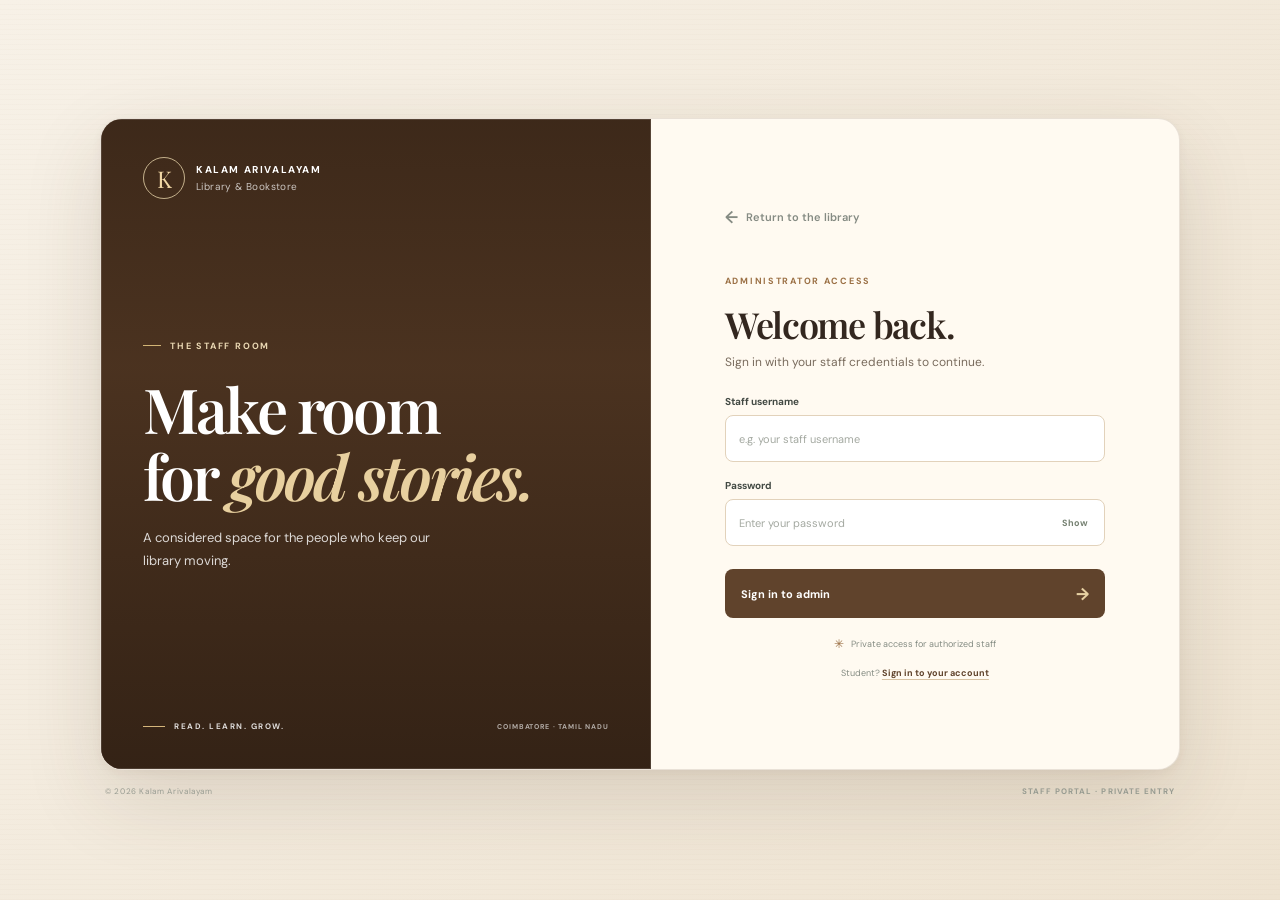
<file: admin-login.html>
<!DOCTYPE html>
<html lang="en">
<head>
  <meta charset="UTF-8">
  <meta name="viewport" content="width=device-width, initial-scale=1.0">
  <meta name="robots" content="noindex, nofollow">
  <meta name="theme-color" content="#f2f1eb">
  <title>Staff Sign In | Kalam Arivalayam</title>
  <link rel="stylesheet" href="css/admin-login.css?v=2">
</head>
<body class="admin-login-page">
  <main class="login-shell">
    <section class="login-story" aria-label="Kalam Arivalayam staff portal">
      <a class="portal-brand" href="index.html" aria-label="Kalam Arivalayam home">
        <span class="brand-mark" aria-hidden="true">K</span>
        <span><strong>KALAM ARIVALAYAM</strong><small>Library &amp; Bookstore</small></span>
      </a>

      <div class="story-copy">
        <span class="story-label"><span aria-hidden="true"></span> THE STAFF ROOM</span>
        <h1>Make room<br>for <em>good stories.</em></h1>
        <p>A considered space for the people who keep our library moving.</p>
      </div>

      <div class="story-caption">
        <span class="caption-rule" aria-hidden="true"></span>
        <span>READ. LEARN. GROW.</span>
        <span class="caption-location">COIMBATORE · TAMIL NADU</span>
      </div>
    </section>

    <section class="login-panel" aria-labelledby="signInTitle">
      <a class="back-link" href="index.html"><span aria-hidden="true">←</span> Return to the library</a>

      <div class="form-heading">
        <span class="form-kicker">ADMINISTRATOR ACCESS</span>
        <h2 id="signInTitle">Welcome back.</h2>
        <p>Sign in with your staff credentials to continue.</p>
      </div>

      <div id="authError" class="login-error" role="alert" aria-live="assertive" hidden></div>

      <form id="adminLoginForm">
        <div class="field-group">
          <label for="adminUsername">Staff username</label>
          <input id="adminUsername" name="username" type="text" autocomplete="username" placeholder="e.g. your staff username" required>
        </div>

        <div class="field-group">
          <label for="adminPassword">Password</label>
          <div class="password-wrap">
            <input id="adminPassword" name="password" type="password" autocomplete="current-password" placeholder="Enter your password" required>
            <button id="toggleAdminPassword" class="password-toggle" type="button" aria-controls="adminPassword" aria-pressed="false">Show</button>
          </div>
        </div>

        <button class="sign-in-button" type="submit">
          <span>Sign in to admin</span>
          <span aria-hidden="true">→</span>
        </button>
      </form>

      <p class="access-note"><span class="access-icon" aria-hidden="true">✳</span> Private access for authorized staff</p>
      <p class="account-switch">Student? <a href="login.html">Sign in to your account</a></p>
    </section>
  </main>
  <footer class="page-note">
    <span>© 2026 Kalam Arivalayam</span>
    <span>STAFF PORTAL <span aria-hidden="true">·</span> PRIVATE ENTRY</span>
  </footer>

  <script src="js/storage.js"></script>
  <script src="js/auth.js"></script>
  <script src="js/site.js?v=9"></script>
</body>
</html>
</file>
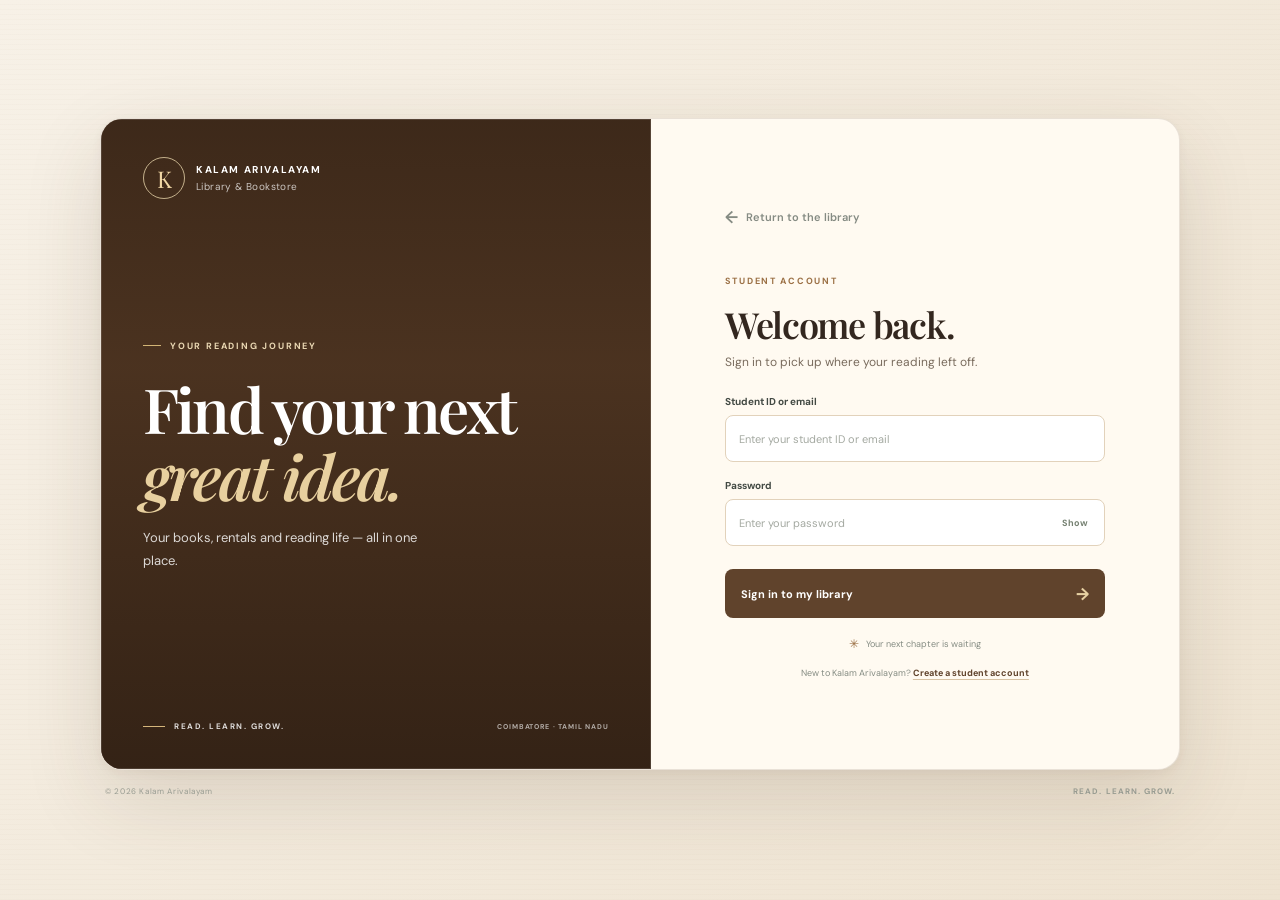
<file: login.html>
<!DOCTYPE html>
<html lang="en">
<head>
  <meta charset="UTF-8">
  <meta name="viewport" content="width=device-width, initial-scale=1.0">
  <meta name="theme-color" content="#f2f1eb">
  <title>Student Sign In | Kalam Arivalayam</title>
  <link rel="stylesheet" href="css/admin-login.css?v=2">
</head>
<body class="admin-login-page student-login-page">
  <main class="login-shell">
    <section class="login-story" aria-label="Kalam Arivalayam student library">
      <a class="portal-brand" href="index.html" aria-label="Kalam Arivalayam home">
        <span class="brand-mark" aria-hidden="true">K</span>
        <span><strong>KALAM ARIVALAYAM</strong><small>Library &amp; Bookstore</small></span>
      </a>

      <div class="story-copy">
        <span class="story-label"><span aria-hidden="true"></span> YOUR READING JOURNEY</span>
        <h1>Find your next<br><em>great idea.</em></h1>
        <p>Your books, rentals and reading life — all in one place.</p>
      </div>

      <div class="story-caption">
        <span class="caption-rule" aria-hidden="true"></span>
        <span>READ. LEARN. GROW.</span>
        <span class="caption-location">COIMBATORE · TAMIL NADU</span>
      </div>
    </section>

    <section class="login-panel" aria-labelledby="signInTitle">
      <a class="back-link" href="index.html"><span aria-hidden="true">←</span> Return to the library</a>

      <div class="form-heading">
        <span class="form-kicker">STUDENT ACCOUNT</span>
        <h2 id="signInTitle">Welcome back.</h2>
        <p>Sign in to pick up where your reading left off.</p>
      </div>

      <div id="authError" class="login-error" role="alert" aria-live="assertive" hidden></div>

      <form id="loginForm">
        <div class="field-group">
          <label for="loginId">Student ID or email</label>
          <input id="loginId" name="username" type="text" autocomplete="username" placeholder="Enter your student ID or email" required>
        </div>

        <div class="field-group">
          <label for="loginPassword">Password</label>
          <div class="password-wrap">
            <input id="loginPassword" name="password" type="password" autocomplete="current-password" placeholder="Enter your password" required>
            <button id="toggleStudentPassword" class="password-toggle" type="button" aria-controls="loginPassword" aria-pressed="false">Show</button>
          </div>
        </div>

        <button class="sign-in-button" type="submit">
          <span>Sign in to my library</span>
          <span aria-hidden="true">→</span>
        </button>
      </form>

      <p class="access-note"><span class="access-icon" aria-hidden="true">✳</span> Your next chapter is waiting</p>
      <p class="account-switch">New to Kalam Arivalayam? <a href="register.html">Create a student account</a></p>
    </section>
  </main>
  <footer class="page-note">
    <span>© 2026 Kalam Arivalayam</span>
    <span>READ. LEARN. GROW.</span>
  </footer>

  <script src="js/storage.js"></script>
  <script src="js/auth.js"></script>
  <script src="js/site.js?v=9"></script>
</body>
</html>
</file>
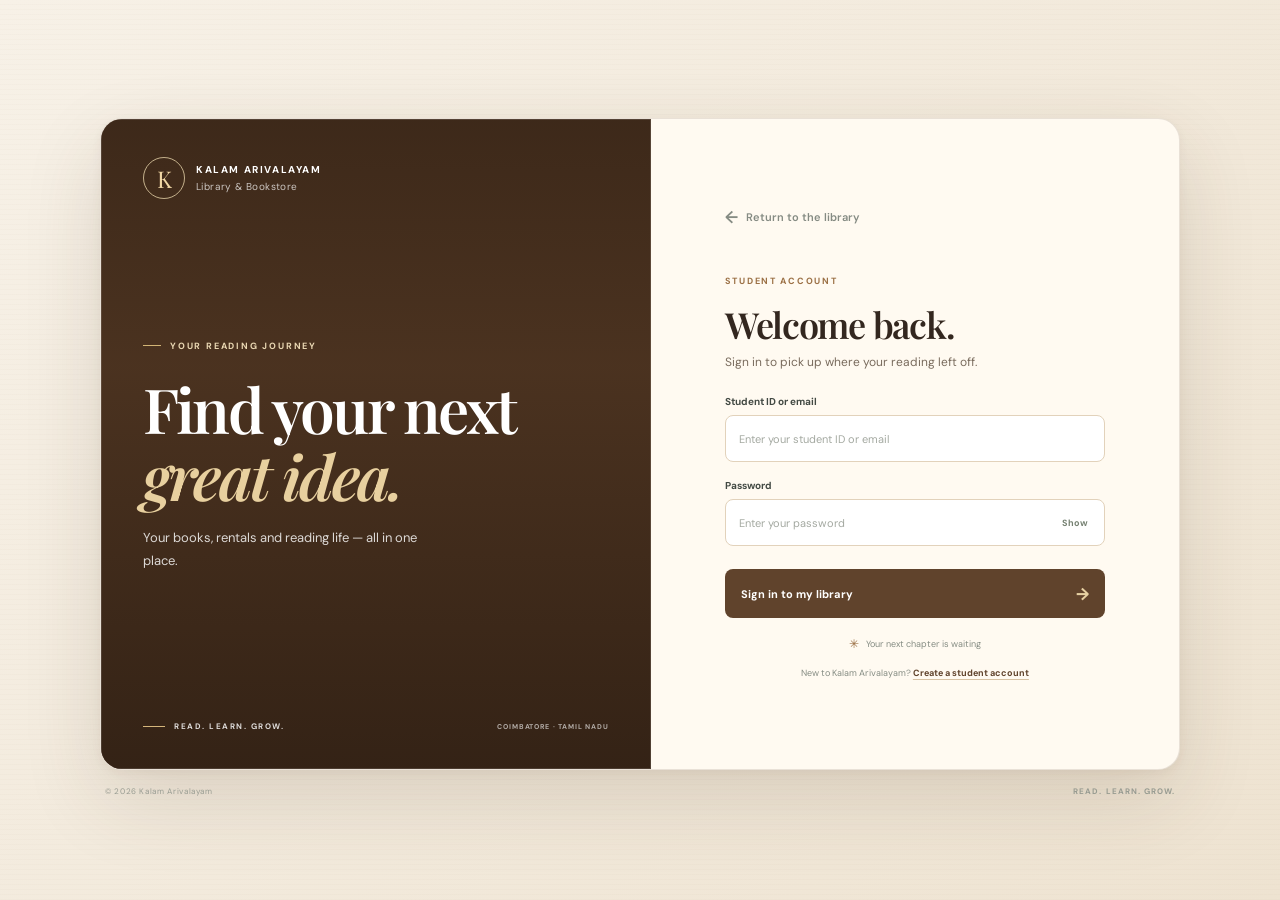
<file: my-books.html>
<!DOCTYPE html>
<html lang="en">
<head>
  <meta charset="UTF-8"><meta name="viewport" content="width=device-width, initial-scale=1.0">
  <title>My Books | Kalam Arivalayam</title>
  <link rel="stylesheet" href="css/style.css?v=7">
  <link rel="stylesheet" href="css/responsive.css">
</head>
<body>
  <header class="topbar"><div class="container nav-wrap"><a href="index.html" class="brand"><img src="https://images.unsplash.com/photo-1522202176988-66273c2fd55f?auto=format&fit=crop&w=200&q=80" class="brand-logo" alt="Logo"><div><span class="brand-name">KALAM ARIVALAYAM</span><small>Read. Learn. Grow.</small></div></a><nav class="main-nav"><a href="index.html" class="nav-link">Home</a><a href="books.html" class="nav-link">Books</a><a href="rent.html" class="nav-link">Rent a Book</a><a href="sale.html" class="nav-link">Buy Books</a><a href="my-books.html" class="nav-link active">My Books</a></nav><div class="nav-actions"><div class="search-box"><input type="text" placeholder="Search books..."><button class="search-btn">Search</button></div></div></div></header>
  <section class="page-banner"><div class="container"><h1>My Books</h1><p>Track rented books, deadlines, and return status.</p></div></section>
  <main class="section"><div class="container"><div class="panel"><div class="table-wrap"><table><thead><tr><th>Book Name</th><th>Rental ID</th><th>Rental Date</th><th>Due Date</th><th>Days Remaining</th><th>Status</th><th>Action</th></tr></thead><tbody id="myBooksTable"></tbody></table></div></div></div></main>
  <footer class="site-footer"><div class="container footer-grid"><div><h3>KALAM ARIVALAYAM</h3><p>Read. Learn. Grow.</p></div><div><h4>Quick Links</h4><ul><li><a href="books.html">Books</a></li><li><a href="rent.html">Rent</a></li><li><a href="sale.html">Buy</a></li><li><a href="my-books.html">My Books</a></li></ul></div><div><h4>Contact</h4><ul><li>Email: library@kalam.edu</li><li>Phone: +91 98765 43210</li><li>Coimbatore, Tamil Nadu</li></ul></div></div><div class="copyright">© 2026 Kalam Arivalayam. All Rights Reserved.</div></footer>
  <script src="js/storage.js"></script>
  <script src="js/rental.js"></script>
  <script src="js/site.js?v=9"></script>
</body>
</html>
</file>
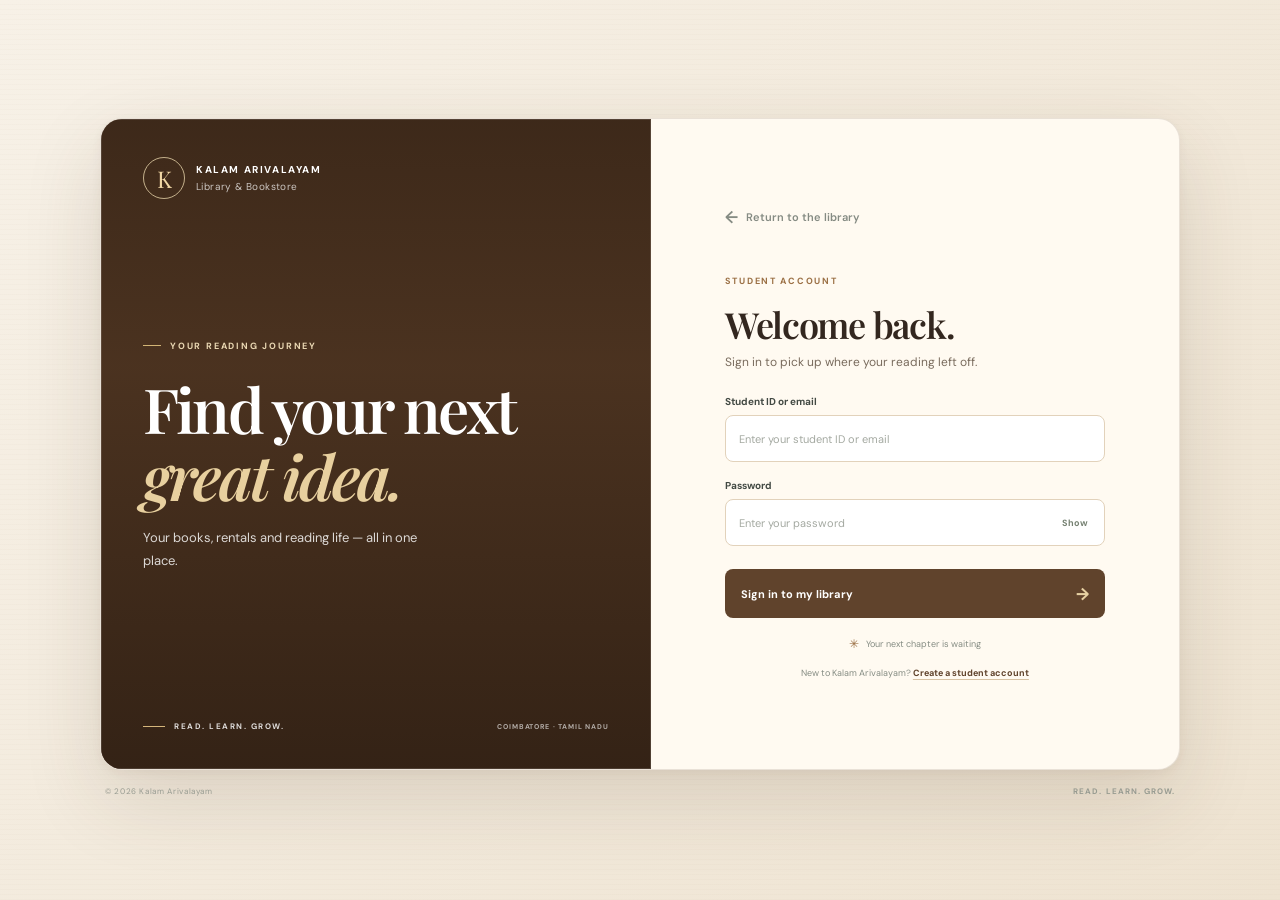
<file: my-orders.html>
<!DOCTYPE html>
<html lang="en">
<head>
  <meta charset="UTF-8"><meta name="viewport" content="width=device-width, initial-scale=1.0">
  <title>My Orders | Kalam Arivalayam</title>
  <link rel="stylesheet" href="css/style.css?v=7">
  <link rel="stylesheet" href="css/responsive.css">
</head>
<body>
  <header class="topbar"><div class="container nav-wrap"><a href="index.html" class="brand"><img src="https://images.unsplash.com/photo-1522202176988-66273c2fd55f?auto=format&fit=crop&w=200&q=80" class="brand-logo" alt="Logo"><div><span class="brand-name">KALAM ARIVALAYAM</span><small>Read. Learn. Grow.</small></div></a><nav class="main-nav"><a href="index.html" class="nav-link">Home</a><a href="books.html" class="nav-link">Books</a><a href="rent.html" class="nav-link">Rent a Book</a><a href="sale.html" class="nav-link">Buy Books</a><a href="my-books.html" class="nav-link">My Books</a></nav><div class="nav-actions"><div class="search-box"><input type="text" placeholder="Search books..."><button class="search-btn">Search</button></div></div></div></header>
  <section class="page-banner"><div class="container"><h1>My Orders</h1><p>View your purchase and payment records in one place.</p></div></section>
  <main class="section"><div class="container"><div class="panel"><table><thead><tr><th>Order ID</th><th>Date</th><th>Books</th><th>Quantity</th><th>Amount</th><th>Payment Status</th><th>Order Status</th></tr></thead><tbody id="ordersTable"></tbody></table></div></div></main>
  <footer class="site-footer"><div class="container footer-grid"><div><h3>KALAM ARIVALAYAM</h3><p>Read. Learn. Grow.</p></div><div><h4>Quick Links</h4><ul><li><a href="books.html">Books</a></li><li><a href="rent.html">Rent</a></li><li><a href="sale.html">Buy</a></li><li><a href="my-books.html">My Books</a></li></ul></div><div><h4>Contact</h4><ul><li>Email: library@kalam.edu</li><li>Phone: +91 98765 43210</li><li>Coimbatore, Tamil Nadu</li></ul></div></div><div class="copyright">© 2026 Kalam Arivalayam. All Rights Reserved.</div></footer>
  <script src="js/storage.js"></script>
  <script>
    document.addEventListener('DOMContentLoaded', function () {
      if (!window.KALAM.requireStudentLogin()) return;

      const currentUser = window.KALAM.getCurrentUser();
      const orders = window.KALAM.readStorage(STORAGE_KEYS.orders, []);
      const tbody = document.getElementById('ordersTable');
      tbody.innerHTML = orders.filter(function (order) {
        return order.studentId === currentUser.id;
      }).map(function (order) {
        return '<tr><td>' + order.id + '</td><td>' + order.date + '</td><td>' + order.books + '</td><td>' + (order.quantity || 1) + '</td><td>₹' + order.amount + '</td><td>' + order.paymentStatus + '</td><td>' + order.orderStatus + '</td></tr>';
      }).join('');
    });
  </script>
  <script src="js/site.js?v=9"></script>
</body>
</html>
</file>
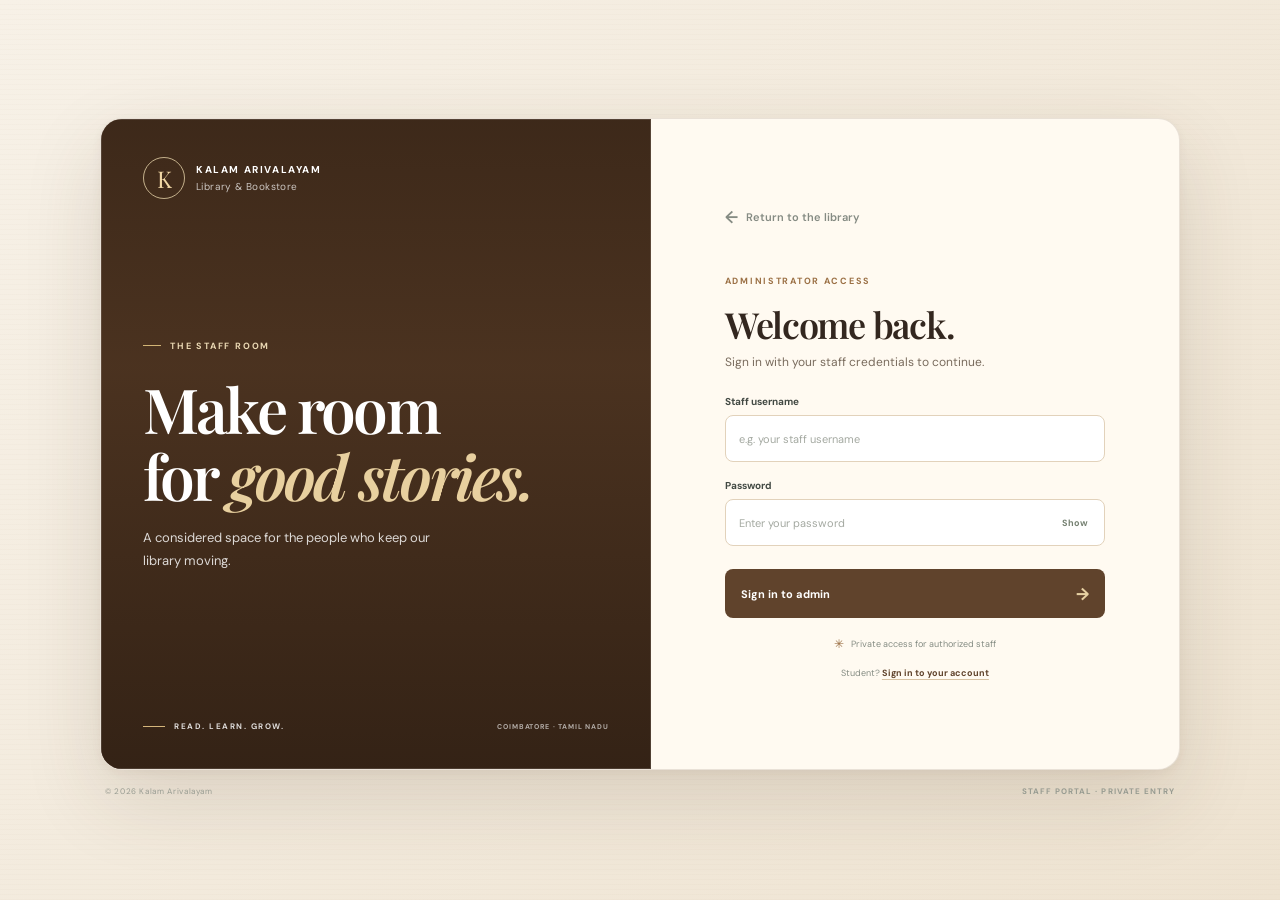
<file: rental-admin.html>
<!DOCTYPE html>
<html lang="en">
<head>
  <meta charset="UTF-8"><meta name="viewport" content="width=device-width, initial-scale=1.0">
  <title>Rental Admin | Kalam Arivalayam</title>
  <link rel="stylesheet" href="css/style.css?v=7"><link rel="stylesheet" href="css/admin.css"><link rel="stylesheet" href="css/responsive.css">
</head>
<body>
  <main class="section admin-shell"><div class="container"><div class="admin-topbar"><h2>Rental Administration</h2><div class="admin-actions"><a class="btn-secondary" href="sale-admin.html">Sales dashboard</a><a class="btn-secondary" href="index.html">Home</a><button class="btn-ghost" id="logoutAdminBtn">Logout</button></div></div><div class="dashboard-stats" id="rentalStats"></div><div class="admin-layout"><aside class="admin-sidebar"><h3>Manage</h3><a class="active" href="#">Rental Books</a><a href="#">Records</a><a href="#">Overdue</a><a href="#">Returned</a></aside><div class="content"><div class="panel"><h3>Add / Edit Rental Book</h3><form id="rentalBookForm"><div class="form-grid"><div class="form-group"><label>Book ID</label><input id="rentalBookId" required></div><div class="form-group"><label>Book Name</label><input id="rentalBookName" required></div><div class="form-group"><label>Author</label><input id="rentalBookAuthor" required></div><div class="form-group"><label>ISBN</label><input id="rentalBookIsbn"></div><div class="form-group"><label>Category</label><select id="rentalBookCategory"><option>Computer Science</option><option>Artificial Intelligence</option><option>Programming</option><option>Web Technology</option><option>Database</option><option>Networking</option><option>Mathematics</option></select></div><div class="form-group full"><label>Description</label><textarea id="rentalBookDescription" rows="3"></textarea></div><div class="form-group"><label>Rental Price</label><input id="rentalBookPrice" type="number" required></div><div class="form-group"><label>Security Deposit</label><input id="rentalSecurityDeposit" type="number" required></div><div class="form-group"><label>Total Copies</label><input id="rentalTotalCopies" type="number" required></div><div class="form-group"><label>Available Copies</label><input id="rentalAvailableCopies" type="number" required></div><div class="form-group full"><label>Book Image</label><input id="rentalBookImage" type="url" /></div></div><div class="form-actions"><button class="btn-primary" type="submit">Save Book</button><button class="btn-secondary" type="reset">Clear</button></div></form></div><div class="panel" style="margin-top:24px;"><h3>Manage Rental Books</h3><table><thead><tr><th>Book ID</th><th>Book Name</th><th>Author</th><th>Category</th><th>Rental Price</th><th>Total Copies</th><th>Available</th><th>Status</th><th>Actions</th></tr></thead><tbody id="rentalBooksTable"></tbody></table></div><div class="panel" style="margin-top:24px;"><h3>Rental Records</h3><table><thead><tr><th>Rental ID</th><th>Student</th><th>Student ID</th><th>Book</th><th>Rental Date</th><th>Due Date</th><th>Return Date</th><th>Fine</th><th>Status</th></tr></thead><tbody id="rentalRecordsTable"></tbody></table></div></div></div></div></div></main>
  <script src="js/storage.js"></script>
  <script src="js/admin-rental.js"></script>
  <script src="js/site.js?v=9"></script>
</body>
</html>
</file>
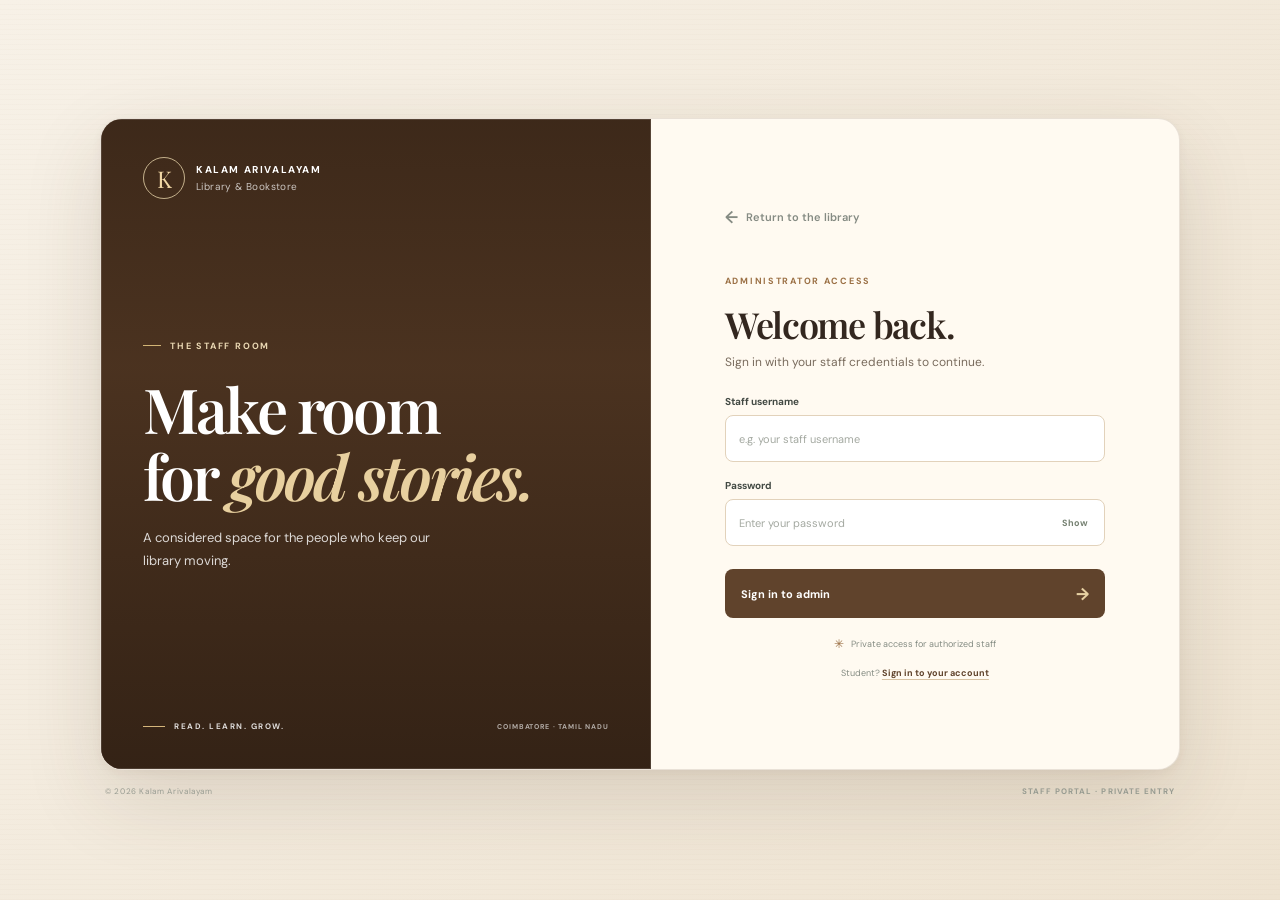
<file: sale-admin.html>
<!DOCTYPE html>
<html lang="en">
<head>
  <meta charset="UTF-8"><meta name="viewport" content="width=device-width, initial-scale=1.0">
  <title>Sales Admin | Kalam Arivalayam</title>
  <link rel="stylesheet" href="css/style.css?v=7"><link rel="stylesheet" href="css/admin.css"><link rel="stylesheet" href="css/responsive.css">
</head>
<body>
  <main class="section admin-shell"><div class="container"><div class="admin-topbar"><h2>Sales Administration</h2><div class="admin-actions"><a class="btn-secondary" href="rental-admin.html">Rental dashboard</a><a class="btn-secondary" href="index.html">Home</a><button class="btn-ghost" id="logoutAdminBtn">Logout</button></div></div><div class="dashboard-stats" id="saleStats"></div><div class="admin-layout"><aside class="admin-sidebar"><h3>Manage</h3><a class="active" href="#">Sale Books</a><a href="#">Orders</a><a href="#">Stock</a><a href="#">Customers</a></aside><div class="content"><div class="panel"><h3>Add / Edit Sale Book</h3><form id="saleBookForm"><div class="form-grid"><div class="form-group"><label>Book ID</label><input id="saleBookId" required></div><div class="form-group"><label>Book Name</label><input id="saleBookName" required></div><div class="form-group"><label>Author</label><input id="saleBookAuthor" required></div><div class="form-group"><label>ISBN</label><input id="saleBookIsbn"></div><div class="form-group"><label>Category</label><select id="saleBookCategory"><option>Computer Science</option><option>Artificial Intelligence</option><option>Programming</option><option>Database</option><option>Networking</option><option>Business</option></select></div><div class="form-group full"><label>Description</label><textarea id="saleBookDescription" rows="3"></textarea></div><div class="form-group"><label>Original Price</label><input id="saleBookPrice" type="number" required></div><div class="form-group"><label>Discount %</label><input id="saleBookDiscount" type="number" value="0"></div><div class="form-group"><label>Stock</label><input id="saleBookStock" type="number" required></div><div class="form-group full"><label>Book Image</label><input id="saleBookImage" type="url" /></div></div><div class="form-actions"><button class="btn-primary" type="submit">Save Book</button><button class="btn-secondary" type="reset">Clear</button></div></form></div><div class="panel" style="margin-top:24px;"><h3>Manage Sale Books</h3><table><thead><tr><th>Book ID</th><th>Book</th><th>Author</th><th>Category</th><th>Price</th><th>Discount</th><th>Stock</th><th>Sales</th><th>Status</th><th>Actions</th></tr></thead><tbody id="saleBooksTable"></tbody></table></div><div class="panel" style="margin-top:24px;"><h3>Orders</h3><table><thead><tr><th>Order ID</th><th>Books</th><th>Amount</th><th>Payment Status</th><th>Order Status</th><th>Date</th><th>Action</th></tr></thead><tbody id="saleOrdersTable"></tbody></table></div></div></div></div></div></main>
  <script src="js/storage.js"></script>
  <script src="js/admin-sale.js"></script>
  <script src="js/site.js?v=9"></script>
</body>
</html>
</file>
<file: css/admin-login.css>
@import url('https://fonts.googleapis.com/css2?family=DM+Sans:wght@400;500;600;700&family=Playfair+Display:ital,wght@0,600;0,700;1,600&display=swap');

:root {
  color-scheme: light;
  --ink: #33271f;
  --muted: #796b5d;
  --line: #e2d2bb;
  --olive: #9b7045;
  --olive-dark: #60432c;
  --paper: #fffaf1;
}

* { box-sizing: border-box; }
html, body { min-height: 100%; }

body.admin-login-page {
  display: flex;
  min-height: 100vh;
  min-height: 100svh;
  flex-direction: column;
  align-items: center;
  justify-content: center;
  margin: 0;
  padding: 38px 28px 24px;
  background:
    repeating-linear-gradient(0deg, rgba(119, 82, 45, .018) 0, rgba(119, 82, 45, .018) 1px, transparent 1px, transparent 5px),
    linear-gradient(135deg, #f7f1e7, #eee3d1);
  color: var(--ink);
  font-family: 'DM Sans', Arial, sans-serif;
  -webkit-font-smoothing: antialiased;
}

.login-shell {
  display: grid;
  width: min(1080px, 100%);
  min-height: 650px;
  grid-template-columns: 1.02fr .98fr;
  overflow: hidden;
  border: 1px solid rgba(74, 47, 28, .12);
  border-radius: 22px;
  background: var(--paper);
  box-shadow: 0 30px 80px rgba(74, 47, 28, .14), 0 3px 10px rgba(74, 47, 28, .05);
}

.login-story {
  position: relative;
  display: flex;
  min-height: 650px;
  flex-direction: column;
  justify-content: space-between;
  overflow: hidden;
  padding: 38px 42px;
  background-color: #503622;
  background-image:
    linear-gradient(180deg, rgba(44, 29, 18, .52) 0%, rgba(44, 29, 18, .15) 38%, rgba(44, 29, 18, .78) 100%),
    url('https://images.unsplash.com/photo-1507842217343-583bb7270b66?auto=format&fit=crop&w=1200&q=85');
  background-position: center;
  background-size: cover;
  color: #fff;
}

.login-story::after {
  position: absolute;
  inset: 0;
  border: 1px solid rgba(255, 255, 255, .12);
  content: "";
  pointer-events: none;
}

.portal-brand {
  z-index: 1;
  display: inline-flex;
  align-items: center;
  align-self: flex-start;
  gap: 11px;
  color: #fff;
  text-decoration: none;
}

.brand-mark {
  display: grid;
  width: 42px;
  height: 42px;
  place-items: center;
  border: 1px solid rgba(239, 220, 176, .75);
  border-radius: 50%;
  color: #f0d7a5;
  font-family: 'Playfair Display', Georgia, serif;
  font-size: 23px;
}

.portal-brand strong,
.portal-brand small { display: block; }
.portal-brand strong { font-size: 10px; letter-spacing: .16em; }
.portal-brand small { margin-top: 4px; color: rgba(255, 255, 255, .73); font-size: 10px; letter-spacing: .04em; }

.story-copy { z-index: 1; max-width: 400px; margin: auto 0; padding: 54px 0 62px; }
.story-label { display: flex; align-items: center; gap: 9px; color: #ead8b3; font-size: 9px; font-weight: 700; letter-spacing: .2em; }
.story-label span { width: 18px; height: 1px; background: #d3b576; }

.story-copy h1 {
  margin: 24px 0 16px;
  font-family: 'Playfair Display', Georgia, serif;
  font-size: clamp(43px, 5vw, 62px);
  font-weight: 600;
  letter-spacing: -.045em;
  line-height: 1.08;
}

.story-copy h1 em { color: #e8d09f; font-weight: 600; }
.story-copy p { max-width: 300px; margin: 0; color: rgba(255, 255, 255, .82); font-size: 13px; line-height: 1.8; }
.story-caption { z-index: 1; display: flex; align-items: center; gap: 9px; color: rgba(255, 255, 255, .84); font-size: 8px; font-weight: 700; letter-spacing: .19em; }
.caption-rule { width: 22px; height: 1px; background: #d5b67b; }
.caption-location { margin-left: auto; color: rgba(255, 255, 255, .62); font-size: 7px; letter-spacing: .12em; }

.login-panel {
  display: flex;
  flex-direction: column;
  justify-content: center;
  padding: 52px clamp(42px, 6vw, 74px);
}

.back-link {
  display: inline-flex;
  align-items: center;
  align-self: flex-start;
  gap: 8px;
  margin-bottom: 40px;
  color: #858b83;
  font-size: 11px;
  font-weight: 600;
  text-decoration: none;
  transition: color .18s ease;
}

.back-link:hover { color: var(--olive-dark); }
.back-link span { font-size: 17px; }
.form-kicker { color: var(--olive); font-size: 9px; font-weight: 700; letter-spacing: .19em; }
.form-heading h2 { margin: 11px 0 6px; font-family: 'Playfair Display', Georgia, serif; font-size: 36px; font-weight: 600; letter-spacing: -.035em; }
.form-heading p { margin: 0 0 25px; color: var(--muted); font-size: 12px; }

.workspace-picker { min-width: 0; margin: 0 0 22px; padding: 0; border: 0; }
.workspace-picker legend { margin-bottom: 10px; color: #424943; font-size: 10px; font-weight: 700; }
.workspace-option {
  position: relative;
  display: flex;
  min-height: 67px;
  align-items: center;
  gap: 12px;
  margin-bottom: 8px;
  padding: 10px 12px;
  border: 1px solid var(--line);
  border-radius: 9px;
  background: #fff;
  cursor: pointer;
  transition: border-color .18s ease, background .18s ease, box-shadow .18s ease;
}

.workspace-option:hover { border-color: #b4beaa; }
.workspace-option:has(input:checked) { border-color: #a7794d; background: #fbf4e9; box-shadow: 0 0 0 1px rgba(129, 85, 54, .08); }
.workspace-option input { position: absolute; width: 1px; height: 1px; opacity: 0; }
.workspace-option:has(input:focus-visible) { outline: 3px solid rgba(129, 85, 54, .28); outline-offset: 2px; }

.workspace-icon {
  display: grid;
  width: 39px;
  height: 39px;
  flex: 0 0 auto;
  place-items: center;
  border-radius: 8px;
  background: #f1e4d2;
  color: #805b36;
}

.workspace-icon svg { width: 19px; height: 19px; fill: none; stroke: currentColor; stroke-linecap: round; stroke-linejoin: round; stroke-width: 1.5; }
.workspace-copy { min-width: 0; flex: 1; }
.workspace-copy strong, .workspace-copy small { display: block; }
.workspace-copy strong { color: #333b35; font-size: 10px; font-weight: 700; }
.workspace-copy small { margin-top: 3px; color: #858c83; font-size: 9px; }

.selection-mark {
  width: 15px;
  height: 15px;
  flex: 0 0 auto;
  border: 1px solid #c6cbc2;
  border-radius: 50%;
}

.workspace-option:has(input:checked) .selection-mark { border: 4px solid var(--olive); background: #fffaf1; }

.field-group { margin-bottom: 17px; }
.field-group label { display: block; margin-bottom: 7px; color: #424943; font-size: 10px; font-weight: 700; }
.field-group input {
  width: 100%;
  height: 47px;
  padding: 0 13px;
  border: 1px solid var(--line);
  border-radius: 8px;
  outline: none;
  background: #fff;
  color: var(--ink);
  font: inherit;
  font-size: 11px;
  transition: border-color .18s ease, box-shadow .18s ease;
}

.field-group input::placeholder { color: #a4a9a1; }
.field-group input:focus { border-color: #a7794d; box-shadow: 0 0 0 3px rgba(129, 85, 54, .12); }
.password-wrap { position: relative; }
.password-wrap input { padding-right: 62px; }

.password-toggle {
  position: absolute;
  top: 50%;
  right: 12px;
  padding: 5px;
  border: 0;
  background: transparent;
  color: #758071;
  cursor: pointer;
  font: inherit;
  font-size: 9px;
  font-weight: 700;
  transform: translateY(-50%);
}

.password-toggle:hover { color: var(--olive-dark); }
.password-toggle:focus-visible, .sign-in-button:focus-visible, .back-link:focus-visible { outline: 3px solid rgba(129, 85, 54, .4); outline-offset: 3px; }

.sign-in-button {
  display: flex;
  width: 100%;
  height: 49px;
  align-items: center;
  justify-content: space-between;
  margin-top: 23px;
  padding: 0 16px;
  border: 0;
  border-radius: 8px;
  background: var(--olive-dark);
  color: #fff;
  cursor: pointer;
  font: inherit;
  font-size: 11px;
  font-weight: 700;
  transition: background .18s ease, transform .18s ease;
}

.sign-in-button:hover { background: #49301f; transform: translateY(-1px); }
.sign-in-button span:last-child { color: #e7d1a3; font-size: 17px; }
.login-error { margin: -10px 0 16px; padding: 10px 12px; border: 1px solid #efc8c2; border-radius: 7px; background: #fff4f2; color: #963e35; font-size: 11px; }
.access-note { display: flex; align-items: center; justify-content: center; gap: 7px; margin: 18px 0 0; color: #858c83; font-size: 9px; }
.access-icon { color: #9b7045; font-size: 12px; }
.account-switch { margin: 14px 0 0; color: #858c83; text-align: center; font-size: 9px; line-height: 1.7; }
.account-switch a { color: var(--olive-dark); font-weight: 700; text-decoration: underline; text-decoration-color: #d7c2a3; text-underline-offset: 3px; }
.account-switch a:hover { text-decoration-color: currentColor; }

.page-note { display: flex; width: min(1080px, 100%); justify-content: space-between; gap: 14px; padding: 16px 5px 0; color: #979b91; font-size: 8px; letter-spacing: .08em; }
.page-note > span:last-child { font-weight: 700; letter-spacing: .13em; }

@media (max-width: 840px) {
  body.admin-login-page { padding: 26px 20px 18px; }
  .login-shell { min-height: 610px; }
  .login-story { min-height: 610px; padding: 30px; }
  .story-copy h1 { font-size: clamp(38px, 5vw, 50px); }
  .caption-location { display: none; }
  .login-panel { padding: 38px clamp(28px, 5vw, 46px); }
  .back-link { margin-bottom: 30px; }
}

@media (max-width: 640px) {
  body.admin-login-page { justify-content: flex-start; padding: 16px; }
  .login-shell { display: block; min-height: auto; border-radius: 17px; }
  .login-story { min-height: 240px; padding: 20px 22px; background-position: center 44%; }
  .brand-mark { width: 37px; height: 37px; font-size: 20px; }
  .portal-brand strong { font-size: 9px; }
  .story-copy { margin: auto 0 0; padding: 28px 0 0; }
  .story-copy h1 { margin: 12px 0 8px; font-size: clamp(32px, 9vw, 42px); }
  .story-copy p { max-width: 280px; font-size: 11px; }
  .story-caption { display: none; }
  .login-panel { padding: 23px 23px 27px; }
  .back-link { margin-bottom: 27px; }
  .form-heading h2 { font-size: 31px; }
  .form-heading p { margin-bottom: 20px; }
  .page-note { padding: 13px 2px 0; font-size: 7px; }
}

@media (max-width: 360px) {
  body.admin-login-page { padding: 10px; }
  .login-panel { padding-right: 17px; padding-left: 17px; }
  .workspace-option { gap: 9px; padding-right: 9px; padding-left: 9px; }
}

@media (prefers-reduced-motion: reduce) {
  *, *::before, *::after { scroll-behavior: auto !important; transition-duration: .01ms !important; }
}
</file>
<file: css/style.css>
:root {
  --navy: #0f2347;
  --blue: #1f4e79;
  --sky: #eaf3ff;
  --light: #f7f9fc;
  --white: #ffffff;
  --text: #1c2434;
  --muted: #58657b;
  --gold: #c49b4a;
  --green: #1e8d5f;
  --orange: #df981d;
  --red: #d44141;
  --gray: #71809a;
  --border: #e8edf3;
  --shadow: 0 12px 28px rgba(15, 35, 71, 0.08);
}
* { box-sizing: border-box; }
html { scroll-behavior: smooth; }
body {
  margin: 0; font-family: Arial, Helvetica, sans-serif; background: var(--light); color: var(--text); line-height: 1.6;
}
a { text-decoration: none; color: inherit; }
img { max-width: 100%; display: block; }
button, input, select, textarea { font: inherit; }
.container { width: min(1180px, calc(100% - 32px)); margin: auto; }
.section { padding: 72px 0; }
.topbar { position: sticky; top: 0; z-index: 20; background: rgba(255,255,255,0.96); backdrop-filter: blur(8px); border-bottom: 1px solid var(--border); transition: transform .25s ease; }
.topbar.is-hidden { transform: translateY(-100%); }
.topbar.is-hidden:focus-within { transform: translateY(0); }
.nav-wrap { display: flex; align-items: center; justify-content: space-between; gap: 20px; padding: 14px 0; }
.brand { display: flex; align-items: center; gap: 12px; color: var(--navy); }
.brand-logo { width: 52px; height: 52px; border-radius: 12px; object-fit: cover; }
.brand-name { display: block; font-size: 1.2rem; font-weight: 800; letter-spacing: 0.04em; }
.brand small { display: block; color: var(--muted); }
.main-nav { display: flex; align-items: center; flex-wrap: wrap; gap: 18px; }
.nav-link { color: var(--navy); font-weight: 600; padding: 8px 10px; border-radius: 10px; }
.nav-link.active, .nav-link:hover { background: var(--sky); }
.nav-actions { display: flex; align-items: center; gap: 14px; }
.search-box { display: flex; align-items: center; background: #f3f7fd; border: 1px solid var(--border); border-radius: 12px; overflow: hidden; }
.search-box input { border: none; background: transparent; padding: 10px 12px; min-width: 180px; }
.search-btn, .btn-primary, .btn-secondary, .btn-ghost, .btn-danger {
  border: none; border-radius: 10px; padding: 11px 18px; font-weight: 700; cursor: pointer; transition: all 0.2s ease;
}
.search-btn, .btn-primary { background: var(--navy); color: var(--white); }
.btn-secondary { background: var(--sky); color: var(--navy); }
.btn-ghost { background: #edf4ff; color: var(--navy); }
.btn-danger { background: #ffe8e8; color: var(--red); }
.hero { background: linear-gradient(135deg, #edf5ff 0%, #f5f8fd 100%); padding: 54px 0 30px; }
.hero-grid { display: grid; grid-template-columns: 1.1fr .9fr; align-items: center; gap: 30px; }
.hero-badge { display: inline-block; padding: 8px 12px; border-radius: 999px; background: rgba(31,78,121,0.08); color: var(--navy); font-size: 0.8rem; font-weight: 800; letter-spacing: 0.08em; text-transform: uppercase; }
.hero h1 { margin: 18px 0 8px; font-size: clamp(2.3rem, 4vw, 4rem); color: var(--navy); line-height: 1.1; }
.hero h2 { margin: 0 0 12px; font-size: clamp(1.5rem, 2vw, 2.1rem); color: var(--navy); }
.hero p { margin: 0; color: var(--muted); font-size: 1.04rem; max-width: 620px; }
.hero-actions { display: flex; flex-wrap: wrap; gap: 12px; margin-top: 22px; }
.hero-visual { display: flex; justify-content: center; }
.hero-photo { width: 100%; max-width: 520px; border-radius: 28px; overflow: hidden; box-shadow: var(--shadow); border: 8px solid rgba(255,255,255,0.8); }
.hero-photo img { width: 100%; height: 100%; object-fit: cover; }
.stats-grid { display: grid; grid-template-columns: repeat(4, minmax(140px, 1fr)); gap: 22px; margin-top: 38px; }
.stat-card {
  background: var(--white); border: 1px solid var(--border); box-shadow: var(--shadow); border-radius: 18px; padding: 22px 18px;
}
.stat-card span { font-size: 0.82rem; color: var(--muted); }
.stat-card strong { display: block; margin-top: 8px; font-size: 2rem; color: var(--navy); }
.section-header { margin-bottom: 24px; }
.section-header h2 { margin: 0 0 8px; color: var(--navy); font-size: clamp(1.8rem, 2vw, 2.5rem); }
.section-header p { margin: 0; color: var(--muted); }
.card-grid, .feature-grid { display: grid; gap: 22px; }
.card-grid { grid-template-columns: repeat(4, minmax(220px, 1fr)); }
.feature-grid { grid-template-columns: repeat(3, minmax(220px, 1fr)); }
.book-card, .feature-card, .panel { background: var(--white); border: 1px solid var(--border); border-radius: 18px; box-shadow: var(--shadow); }
.book-card { overflow: hidden; }
.book-card img { width: 100%; height: 230px; object-fit: cover; }
.book-body { padding: 16px; }
.book-meta { display: flex; justify-content: space-between; color: var(--muted); font-size: 0.8rem; }
.book-body h3 { margin: 10px 0 6px; color: var(--navy); }
.book-body p { margin: 0; color: var(--muted); }
.price-row { display: flex; justify-content: space-between; align-items: center; margin: 14px 0; }
.price { font-size: 1.1rem; font-weight: 800; color: var(--navy); }
.book-actions { display: flex; gap: 8px; }
.book-actions button { flex: 1; }
.feature-card { padding: 24px; }
.feature-card .icon { width: 52px; height: 52px; display: grid; place-items: center; background: var(--sky); color: var(--navy); border-radius: 14px; font-weight: 800; margin-bottom: 14px; }
.page-banner { background: linear-gradient(135deg, #102847, #1e3e6c); color: white; padding: 56px 0 30px; }
.page-banner h1 { margin: 0 0 8px; font-size: clamp(2rem, 3vw, 3rem); }
.page-banner p { margin: 0; color: #dfe9ff; }
.form-grid { display: grid; grid-template-columns: repeat(2, minmax(0, 1fr)); gap: 18px; }
.form-group { display: flex; flex-direction: column; gap: 8px; }
.form-group label { font-weight: 700; color: var(--navy); }
.form-group input, .form-group select, .form-group textarea {
  width: 100%; padding: 12px 14px; border: 1px solid var(--border); border-radius: 10px; background: #f9fbff; color: var(--text);
}
.form-group textarea { min-height: 120px; }
.form-actions { display: flex; flex-wrap: wrap; gap: 10px; margin-top: 16px; }
.panel { padding: 24px; }
.success-box { background: #ebfff2; color: #17683f; border: 1px solid #c9ebd5; border-radius: 12px; padding: 12px 14px; margin-bottom: 12px; }
.catalog-toolbar { margin-bottom: 22px; }
.filters { display: grid; grid-template-columns: repeat(6, minmax(120px, 1fr)); gap: 12px; }
.filter-box { display: flex; flex-direction: column; gap: 6px; }
.filter-box label { font-size: 0.82rem; color: var(--muted); }
.filter-box select { padding: 10px 12px; border: 1px solid var(--border); border-radius: 10px; background: #fff; }
.catalog-grid { display: grid; grid-template-columns: repeat(3, minmax(220px, 1fr)); gap: 22px; }
.cart-wrap { display: grid; grid-template-columns: 1.5fr .8fr; gap: 24px; }
.cart-item { display: flex; align-items: center; gap: 12px; border: 1px solid var(--border); border-radius: 14px; padding: 12px; margin-bottom: 12px; }
.cart-item img { width: 72px; height: 90px; object-fit: cover; border-radius: 12px; }
.qty-controls { display: inline-flex; align-items: center; border: 1px solid var(--border); border-radius: 10px; overflow: hidden; }
.qty-controls button { width: 30px; height: 30px; border: none; background: #edf4ff; cursor: pointer; }
.qty-controls span { width: 32px; text-align: center; font-weight: 700; }
.summary-box { background: #f8fbff; border: 1px solid var(--border); border-radius: 16px; padding: 18px; }
.summary-row { display: flex; justify-content: space-between; margin: 10px 0; }
.summary-row.total { border-top: 1px solid var(--border); margin-top: 16px; padding-top: 16px; font-size: 1.1rem; font-weight: 800; }
.site-footer { background: var(--navy); color: #eaf3ff; padding-top: 40px; margin-top: 60px; }
.footer-grid { display: grid; grid-template-columns: 1.2fr 1fr 1fr; gap: 20px; }
.site-footer h3, .site-footer h4 { color: #fff; }
.site-footer ul { padding: 0; margin: 0; list-style: none; }
.site-footer li { margin-bottom: 10px; color: #dfeaff; }
.copyright { text-align: center; padding: 18px 0 28px; border-top: 1px solid rgba(255,255,255,0.12); margin-top: 20px; color: #dfeaff; }
.table-wrap { overflow-x: auto; }
table { width: 100%; border-collapse: collapse; min-width: 700px; }
th, td { border-bottom: 1px solid var(--border); padding: 12px 10px; text-align: left; }
.status-pill {
  display: inline-flex; padding: 5px 9px; border-radius: 999px; font-size: 0.72rem; font-weight: 700; letter-spacing: 0.04em; text-transform: uppercase;
}
.status-active { background: rgba(30,141,95,0.12); color: var(--green); }
.status-soon { background: rgba(223,152,29,0.13); color: var(--orange); }
.status-overdue { background: rgba(212,65,65,0.12); color: var(--red); }
.status-returned { background: rgba(86,104,126,0.12); color: var(--gray); }
.toast { position: fixed; right: 24px; bottom: 24px; background: var(--navy); color: white; padding: 12px 18px; border-radius: 12px; opacity: 0; transform: translateY(20px); pointer-events: none; transition: all 0.2s ease; }
.toast.show { opacity: 1; transform: translateY(0); }
.mobile-menu-btn { display: none; }
@media (max-width: 980px) {
  .main-nav { display: none; }
  .mobile-menu-btn { display: block; }
  .hero-grid, .cart-wrap, .footer-grid, .admin-layout { grid-template-columns: 1fr; }
  .card-grid { grid-template-columns: repeat(2, minmax(220px, 1fr)); }
  .feature-grid { grid-template-columns: 1fr; }
  .stats-grid { grid-template-columns: repeat(2, minmax(130px, 1fr)); }
  .catalog-grid { grid-template-columns: repeat(2, minmax(220px, 1fr)); }
  .form-grid { grid-template-columns: 1fr; }
}
@media (max-width: 640px) {
  .card-grid, .catalog-grid, .stats-grid, .filters { grid-template-columns: 1fr; }
  .nav-wrap { flex-wrap: wrap; }
  .search-box { display: none; }
  .hero-actions, .form-actions { flex-direction: column; }
}

/* Refined bookstore interface */
:root {
  --navy: #172554;
  --blue: #3158a5;
  --sky: #eef2ff;
  --light: #f6f7fb;
  --text: #20263a;
  --muted: #68718a;
  --gold: #c99438;
  --border: #e5e8f0;
  --shadow: 0 18px 45px rgba(23, 37, 84, .08);
}
body { font-family: Inter, "Segoe UI", Arial, sans-serif; background: #f6f7fb; color: var(--text); }
.container { width: min(1240px, calc(100% - 44px)); }
.section { padding: 64px 0; }
.topbar { background: rgba(255,255,255,.96); border-bottom: 1px solid rgba(23,37,84,.08); box-shadow: 0 5px 20px rgba(23,37,84,.04); }
.nav-wrap { min-height: 82px; padding: 12px 0; gap: 22px; }
.brand { flex: 0 0 auto; gap: 11px; }
.brand-logo { width: 46px; height: 46px; border-radius: 14px; background: var(--sky); }
.brand-name { font-size: 1rem; letter-spacing: .075em; }
.brand small { font-size: .78rem; }
.main-nav { justify-content: center; gap: 3px; }
.nav-link { padding: 9px 11px; border-radius: 999px; font-size: .87rem; white-space: nowrap; transition: background .18s ease, color .18s ease; }
.nav-link.active, .nav-link:hover { background: #edf1ff; color: #3158a5; }
.nav-actions { flex: 0 0 auto; display: flex; align-items: center; gap: 8px; margin-left: auto; }
.cart-link { display: inline-grid; width: 44px; height: 44px; place-items: center; padding: 0; border: 1px solid #dce4f5; background: #f1f4fc; color: #172554; }
.cart-link svg { width: 24px; height: 24px; fill: none; stroke: currentColor; stroke-linecap: round; stroke-linejoin: round; stroke-width: 2; }
.login-link { white-space: nowrap; padding: 10px 17px; background: #3158a5; color: #fff; }
.nav-link.login-link:hover, .nav-link.login-link.active { background: #172554; color: #fff; }
.search-box { border-radius: 999px; background: #f6f7fb; border-color: #e9ebf3; }
.search-box input { min-width: 145px; font-size: .86rem; }
.search-btn { border-radius: 999px; padding: 9px 15px; }
.hero { position: relative; overflow: hidden; padding: 76px 0 42px; background: radial-gradient(ellipse at 80% 8%, #dce6ff 0, transparent 37%), linear-gradient(135deg,#f1f4ff,#fbfcff 68%,#eef3ff); }
.hero-grid { gap: 56px; }
.hero-badge { color: #3158a5; background: #e5ebff; letter-spacing: .06em; }
.hero h1 { color: #172554; font-size: clamp(2.7rem,5vw,4.6rem); letter-spacing: -.045em; }
.hero h2 { color: #39466a; font-weight: 600; }
.hero p { font-size: 1.06rem; line-height: 1.8; }
.hero-photo { border: 10px solid rgba(255,255,255,.88); border-radius: 30px; transform: rotate(1deg); }
.hero-photo img { min-height: 360px; }
.hero-photo .image-credit { display: block; padding: 7px 10px 0; color: var(--muted); font-size: .68rem; line-height: 1.4; text-align: right; }
.hero-photo .image-credit a { text-decoration: underline; }
.home-page { height: 100vh; height: 100svh; overflow: hidden; display: flex; flex-direction: column; }
.home-page main { flex: 1; min-height: 0; display: flex; }
.home-page .hero { flex: 1; min-height: 0; display: flex; align-items: center; padding: clamp(16px, 4vh, 42px) 0; }
.home-page .hero-photo { transform: none; }
.home-page .hero-photo img { height: clamp(300px, 48vh, 480px); min-height: 0; object-fit: cover; }
.quick-nav { display: flex; flex-wrap: wrap; gap: 12px; width: fit-content; max-width: 100%; margin-top: 26px; padding: 10px 12px 10px 14px; border-left: 3px solid #42c9bc; border-radius: 0 16px 16px 0; background: #f1f5fd; }
.quick-nav-link { display: inline-flex; align-items: center; justify-content: center; min-height: 48px; padding: 0 22px; border-radius: 13px; background: #e8f0ff; color: #172554; font-weight: 750; transition: color .18s ease, background .18s ease, transform .18s ease; }
.quick-nav-link:hover { transform: translateY(-1px); background: #dfe9ff; }
.quick-nav-link.active { background: #172b52; color: #fff; }
.btn-primary, .btn-secondary, .btn-ghost, .btn-danger, .search-btn { border-radius: 999px; transition: transform .18s ease, box-shadow .18s ease, background .18s ease; }
.btn-primary:hover, .btn-secondary:hover, .btn-ghost:hover, .search-btn:hover { transform: translateY(-1px); box-shadow: 0 8px 20px rgba(23,37,84,.13); }
.btn-primary, .search-btn { background: #3158a5; }
.btn-secondary { background: #e9edff; color: #263e7a; }
.btn-ghost { background: #f0f2f8; }
.stats-grid { gap: 16px; }
.stat-card, .book-card, .feature-card, .panel { border-color: #e8eaf1; border-radius: 20px; box-shadow: 0 8px 24px rgba(26,39,81,.045); }
.stat-card { padding: 22px; }
.stat-card strong { color: #3158a5; }
.section-header { margin-bottom: 28px; }
.section-header h2 { letter-spacing: -.025em; }
.card-grid, .feature-grid, .catalog-grid { gap: 20px; }
.book-card { transition: transform .2s ease, box-shadow .2s ease; }
.book-card:hover { transform: translateY(-4px); box-shadow: 0 18px 36px rgba(26,39,81,.12); }
.book-card img { height: 218px; background: #edf0f7; }
.book-body { padding: 18px; }
.book-body h3 { letter-spacing: -.015em; }
.book-actions { margin-top: 16px; }
.page-banner { padding: 48px 0 34px; background: radial-gradient(ellipse at 85% 0%,rgba(122,151,233,.28),transparent 36%), linear-gradient(115deg,#172554,#263d77); }
.page-banner h1 { letter-spacing: -.035em; }
.page-banner p { color: #e3e9ff; }
.panel { padding: 26px; }
.form-group input, .form-group select, .form-group textarea, .filter-box select { border-color: #e2e6f0; border-radius: 12px; background: #fff; }
.form-group input:focus, .form-group select:focus, .form-group textarea:focus, .filter-box select:focus { outline: 3px solid rgba(49,88,165,.13); border-color: #7690d3; }
.cart-item { border-color: #e8eaf1; border-radius: 16px; }
.summary-box { border-radius: 16px; background: #f8f9fd; }
.site-footer { background: #172554; }
.site-footer a:hover { color: #cbd7ff; }
.table-wrap { border-radius: 14px; }
th { color: #53617e; font-size: .8rem; text-transform: uppercase; letter-spacing: .04em; background: #f7f8fc; }
td { font-size: .9rem; }
.mobile-menu-btn { display: none; border: 1px solid var(--border); width: 42px; height: 42px; border-radius: 50%; background: #fff; color: var(--navy); font-size: 1.2rem; cursor: pointer; }
@media (max-width: 1120px) {
  .nav-wrap { flex-wrap: wrap; }
  .main-nav { order: 3; width: 100%; }
}
@media (max-width: 980px) {
  .nav-wrap { position: relative; flex-wrap: nowrap; }
  .main-nav { display: none; position: absolute; z-index: 30; top: calc(100% - 2px); left: 0; right: 0; width: auto; padding: 12px; align-items: stretch; flex-direction: column; gap: 3px; border: 1px solid var(--border); border-radius: 16px; background: #fff; box-shadow: var(--shadow); }
  .main-nav.is-open { display: flex; }
  .nav-link { border-radius: 10px; }
  .mobile-menu-btn { display: inline-grid; place-items: center; }
  .hero-grid { gap: 28px; }
  .home-page .hero-grid { gap: 18px; }
  .home-page .hero-photo img { height: clamp(180px, 30vh, 280px); }
}
@media (min-width: 981px) and (max-width: 1100px) {
  .home-page .nav-wrap { position: relative; flex-wrap: nowrap; }
  .home-page .main-nav { display: none; position: absolute; z-index: 30; top: calc(100% - 2px); left: 0; right: 0; width: auto; padding: 12px; align-items: stretch; flex-direction: column; gap: 3px; border: 1px solid var(--border); border-radius: 16px; background: #fff; box-shadow: var(--shadow); }
  .home-page .main-nav.is-open { display: flex; }
  .home-page .mobile-menu-btn { display: inline-grid; place-items: center; }
}
@media (max-width: 640px) {
  .container { width: min(100% - 28px, 1240px); }
  .nav-wrap { gap: 12px; }
  .nav-wrap .brand { flex: 0 1 auto; min-width: 0; gap: 8px; }
  .nav-wrap .brand > div { min-width: 0; }
  .nav-wrap .brand-logo { width: 40px; height: 40px; }
  .nav-wrap .brand-name { font-size: .82rem; letter-spacing: .02em; }
  .nav-wrap .brand small { font-size: .68rem; }
  .nav-actions { gap: 6px; }
  .cart-link { width: 40px; height: 40px; }
  .login-link { padding-right: 8px; padding-left: 8px; }
  .mobile-menu-btn { width: 38px; height: 38px; }
  .section { padding: 44px 0; }
  .hero { padding: 48px 0 30px; }
  .hero-photo img { min-height: 250px; }
  .hero-actions, .form-actions { flex-direction: row; }
  .hero-actions > *, .form-actions > * { flex: 1 1 auto; text-align: center; }
  .page-banner { padding: 36px 0 26px; }
  .panel { padding: 19px; }
  .cart-item { align-items: flex-start; flex-wrap: wrap; }
  .cart-item > strong { margin-left: auto; }
  .quick-nav { gap: 8px; padding: 8px; }
  .quick-nav-link { min-height: 44px; padding: 0 15px; font-size: .9rem; }
  .home-page .hero h1 { font-size: clamp(2.1rem, 9vw, 2.7rem); }
  .home-page .hero h2 { font-size: 1.3rem; }
  .home-page .hero p { font-size: 1rem; line-height: 1.55; }
  .home-page .quick-nav { margin-top: 16px; }
  .home-page .quick-nav-link { min-height: 40px; padding: 0 12px; font-size: .85rem; }
}
@media (max-width: 980px) and (max-height: 700px) {
  .home-page .hero { padding: 12px 0; }
  .home-page .hero-photo img { height: clamp(120px, 20vh, 150px); }
  .home-page .hero h1 { font-size: clamp(2rem, 5vw, 2.6rem); }
  .home-page .hero h2 { font-size: 1.4rem; }
  .home-page .hero p { font-size: .95rem; line-height: 1.45; }
  .home-page .quick-nav { margin-top: 12px; }
  .home-page .quick-nav-link { min-height: 38px; padding: 0 10px; }
}
@media (max-height: 540px) {
  .home-page .hero { padding: 8px 0; }
  .home-page .hero-photo img { height: clamp(120px, 30vh, 180px); }
  .home-page .hero h1 { font-size: clamp(1.9rem, 4vw, 2.5rem); }
  .home-page .hero h2 { font-size: 1.3rem; }
  .home-page .hero p { font-size: .95rem; line-height: 1.45; }
  .home-page .quick-nav { margin-top: 12px; }
  .home-page .quick-nav-link { min-height: 38px; padding: 0 10px; }
}
@media (max-width: 980px) and (max-height: 540px) {
  .home-page .hero-visual { display: none; }
}
@media (max-width: 640px) and (max-height: 700px) {
  .home-page .nav-wrap { min-height: 0; padding: 8px 0; }
  .home-page .brand-logo { width: 40px; height: 40px; }
  .home-page .hero { padding: 10px 0; }
  .home-page .hero-visual { display: none; }
  .home-page .hero-badge { padding: 6px 9px; font-size: .68rem; }
  .home-page .hero h1 { margin: 12px 0 6px; font-size: clamp(1.65rem, 8vw, 2rem); }
  .home-page .hero h2 { margin-bottom: 8px; font-size: 1.15rem; }
  .home-page .hero p { font-size: .9rem; line-height: 1.4; }
  .home-page .quick-nav { gap: 4px; margin-top: 12px; padding: 6px; }
  .home-page .quick-nav-link { min-height: 36px; padding: 0 7px; font-size: .76rem; }
}
@media (max-width: 360px) {
  .nav-wrap { gap: 6px; }
  .nav-wrap .brand { flex: 0 1 auto; min-width: 0; gap: 5px; }
  .nav-wrap .brand > div { min-width: 0; }
  .nav-wrap .brand-logo { width: 30px; height: 30px; }
  .nav-wrap .brand-name { font-size: .7rem; letter-spacing: 0; }
  .nav-wrap .brand small { font-size: .64rem; }
  .nav-actions { gap: 4px; }
  .cart-link { width: 34px; height: 36px; }
  .login-link { padding-right: 6px; padding-left: 6px; }
  .mobile-menu-btn { width: 34px; height: 34px; }
}

/* Warm wood and paper finish shared across the library pages. */
:root {
  --navy: #4b2e20;
  --blue: #815536;
  --sky: #efe1cc;
  --light: #f3ecdf;
  --white: #fffaf1;
  --text: #33271f;
  --muted: #796b5d;
  --gold: #a46f35;
  --border: #e2d2bb;
  --shadow: 0 12px 30px rgba(74, 47, 28, .11);
}

body {
  background-color: var(--light);
  background-image:
    repeating-linear-gradient(0deg, rgba(119, 82, 45, .018) 0, rgba(119, 82, 45, .018) 1px, transparent 1px, transparent 5px),
    linear-gradient(135deg, #f7f1e7, #eee3d1);
  color: var(--text);
}

.topbar {
  background:
    repeating-linear-gradient(178deg, rgba(255, 239, 213, .035) 0, rgba(255, 239, 213, .035) 1px, transparent 1px, transparent 5px),
    linear-gradient(110deg, #523622, #68472d 52%, #49301f);
  border-bottom: 1px solid #3b281b;
  box-shadow: 0 5px 18px rgba(49, 32, 20, .17);
}

.topbar .brand,
.topbar .brand small,
.topbar .nav-link,
.topbar .mobile-menu-btn { color: #fff4e3; }
.topbar .brand small { opacity: .76; }
.topbar .brand-logo { border: 1px solid rgba(255, 237, 206, .35); }
.topbar .nav-link.active,
.topbar .nav-link:hover { background: rgba(255, 242, 220, .15); color: #fff8ed; }
.topbar .cart-link { border-color: rgba(255, 240, 216, .27); background: rgba(255, 240, 216, .1); color: #fff4e3; }
.topbar .login-link { background: #c28d50; color: #2f2118; }
.topbar .nav-link.login-link:hover,
.topbar .nav-link.login-link.active { background: #ddb477; color: #2f2118; }
.profile-menu { position: relative; }
.profile-trigger { border: 0; cursor: pointer; font: inherit; }
.profile-dropdown { position: absolute; z-index: 40; top: calc(100% + 8px); right: 0; min-width: 168px; padding: 7px; border: 1px solid rgba(92, 61, 37, .2); border-radius: 12px; background: #fff8ed; box-shadow: 0 12px 28px rgba(49, 32, 20, .22); }
.profile-dropdown[hidden] { display: none; }
.profile-dropdown a,
.profile-dropdown button { display: block; width: 100%; padding: 10px 12px; border: 0; border-radius: 8px; background: transparent; color: #503622; font: inherit; font-weight: 600; text-align: left; cursor: pointer; }
.profile-dropdown a:hover,
.profile-dropdown button:hover,
.profile-dropdown a.active { background: #ead9c1; color: #382719; }
.topbar .mobile-menu-btn { border-color: rgba(255, 240, 216, .35); background: rgba(255, 240, 216, .1); }
.topbar .main-nav { background: #503622; border-color: rgba(255, 240, 216, .2); }
.topbar .search-box { border-color: rgba(255, 240, 216, .24); background: rgba(255, 250, 241, .95); }
.topbar .search-btn { background: #9c693d; color: #fffaf1; }

.hero {
  background:
    radial-gradient(ellipse at 80% 8%, rgba(205, 168, 116, .24), transparent 37%),
    linear-gradient(135deg, #eee0c9, #fbf5e9 68%, #e8d6bc);
}
.hero-badge { background: #e7d2b1; color: #674428; }
.hero h1, .hero h2, .section-header h2 { color: #503420; }
.hero-photo { border-color: rgba(255, 250, 241, .9); background: linear-gradient(180deg, #ddc39f, #fffaf1); }
.quick-nav { border-left-color: #9b6d41; background: #ead9c1; }
.quick-nav-link { background: #f6ead7; color: #563a25; }
.quick-nav-link:hover { background: #ecdbc0; }
.quick-nav-link.active { background: #60422b; color: #fff7eb; }

.page-banner {
  background:
    repeating-linear-gradient(2deg, rgba(255, 235, 204, .035) 0, rgba(255, 235, 204, .035) 1px, transparent 1px, transparent 6px),
    radial-gradient(ellipse at 88% 0%, rgba(195, 145, 88, .28), transparent 38%),
    linear-gradient(115deg, #49301f, #69472c 55%, #503521);
  color: #fff8ec;
}
.page-banner p { color: #ead9c2; }

.book-card,
.feature-card,
.panel,
.stat-card,
.admin-topbar,
.dashboard-stat {
  border-color: #e4d2b8;
  background-color: var(--white);
  box-shadow: 0 9px 24px rgba(74, 47, 28, .09);
}
.book-card { transition: transform .2s ease, box-shadow .2s ease; }
.book-card:hover { box-shadow: 0 16px 34px rgba(74, 47, 28, .16); }
.book-card img { background: #e9ddc9; }
.book-body h3,
.price,
.stat-card strong,
.dashboard-stat strong,
.admin-topbar h2 { color: #503420; }
.feature-card .icon { background: #efe0c9; color: #68472d; }

.btn-primary,
.search-btn { background: linear-gradient(135deg, #765034, #533722); color: #fff8ec; }
.btn-primary:hover,
.search-btn:hover { background: #422c1d; }
.btn-secondary,
.btn-ghost { background: #efe1cc; color: #563a25; }
.btn-danger { background: #f4dfd7; color: #973f32; }
.btn-primary:focus-visible,
.btn-secondary:focus-visible,
.btn-ghost:focus-visible,
.btn-danger:focus-visible,
.search-btn:focus-visible { outline: 3px solid rgba(157, 111, 62, .38); outline-offset: 2px; }

.form-group label { color: #563a25; }
.form-group input,
.form-group select,
.form-group textarea,
.filter-box select,
.search-box input { border-color: #deccb2; background: #fffdf8; color: #33271f; }
.form-group input:focus,
.form-group select:focus,
.form-group textarea:focus,
.filter-box select:focus { outline: 3px solid rgba(157, 111, 62, .15); border-color: #a7794d; }
.cart-item { border-color: #e1cfb5; }
.qty-controls { border-color: #deccb2; }
.qty-controls button { background: #efe1cc; color: #563a25; }
.summary-box { border-color: #e1cfb5; background: #f8f0e3; }
th { background: #efe3d1; color: #65482e; }
th, td { border-bottom-color: #e2d2bb; }
.site-footer {
  background:
    repeating-linear-gradient(178deg, rgba(255, 239, 213, .03) 0, rgba(255, 239, 213, .03) 1px, transparent 1px, transparent 5px),
    linear-gradient(110deg, #49301f, #62432b 52%, #49301f);
  color: #f2e4cf;
}
.site-footer li,
.copyright { color: #e4d3ba; }
.site-footer a:hover { color: #f3d6a7; }
.copyright { border-top-color: rgba(255, 239, 213, .16); }
.toast { background: #49301f; }
</file>
<file: css/responsive.css>
@media (max-width: 768px) {
  .brand-name { font-size: 1rem; }
  .search-box { display: none; }
}
</file>
<file: css/admin.css>
.admin-shell { padding: 40px 0; }
.admin-topbar {
  display: flex; justify-content: space-between; align-items: center; gap: 14px; flex-wrap: wrap;
  background: #fff; border: 1px solid var(--border); border-radius: 18px; padding: 16px 20px; box-shadow: var(--shadow); margin-bottom: 24px;
}
.admin-topbar h2 { margin: 0; color: var(--navy); }
.admin-actions { display: flex; gap: 10px; flex-wrap: wrap; }
.admin-layout { display: grid; grid-template-columns: 260px 1fr; gap: 24px; }
.admin-sidebar {
  background: var(--navy); color: white; border-radius: 20px; padding: 22px; min-height: 200px;
  box-shadow: var(--shadow);
}
.admin-sidebar h3 { margin-top: 0; }
.admin-sidebar a { display: block; margin: 10px 0; color: #dfeaff; padding: 10px 12px; border-radius: 10px; }
.admin-sidebar a:hover, .admin-sidebar a.active { background: rgba(255,255,255,0.08); }
.dashboard-stats { display: grid; grid-template-columns: repeat(6, minmax(120px, 1fr)); gap: 16px; margin-bottom: 24px; }
.dashboard-stat { background: #fff; border: 1px solid var(--border); border-radius: 16px; padding: 18px; box-shadow: var(--shadow); }
.dashboard-stat span { color: var(--muted); font-size: 0.78rem; }
.dashboard-stat strong { display: block; margin-top: 8px; font-size: 1.6rem; color: var(--navy); }
.admin-topbar { justify-content: flex-start; }
.admin-topbar h2 { margin-right: auto; }
.dashboard-stat, .admin-topbar, .admin-sidebar { border-radius: 18px; }
.admin-sidebar { background: linear-gradient(155deg, #60432c, #3f2b1d); }
.admin-sidebar a { transition: background .18s ease; }
.admin-sidebar a { color: #f1e2ca; }
.admin-sidebar a:hover, .admin-sidebar a.active { background: rgba(255, 244, 225, .14); }
.content > .panel { overflow-x: auto; }
.content table { min-width: 760px; }
@media (max-width: 1100px) {
  .dashboard-stats { grid-template-columns: repeat(3, minmax(120px, 1fr)); }
}
@media (max-width: 640px) {
  .dashboard-stats { grid-template-columns: repeat(2, minmax(120px, 1fr)); }
  .admin-topbar h2 { flex-basis: 100%; order: -1; }
}
</file>
